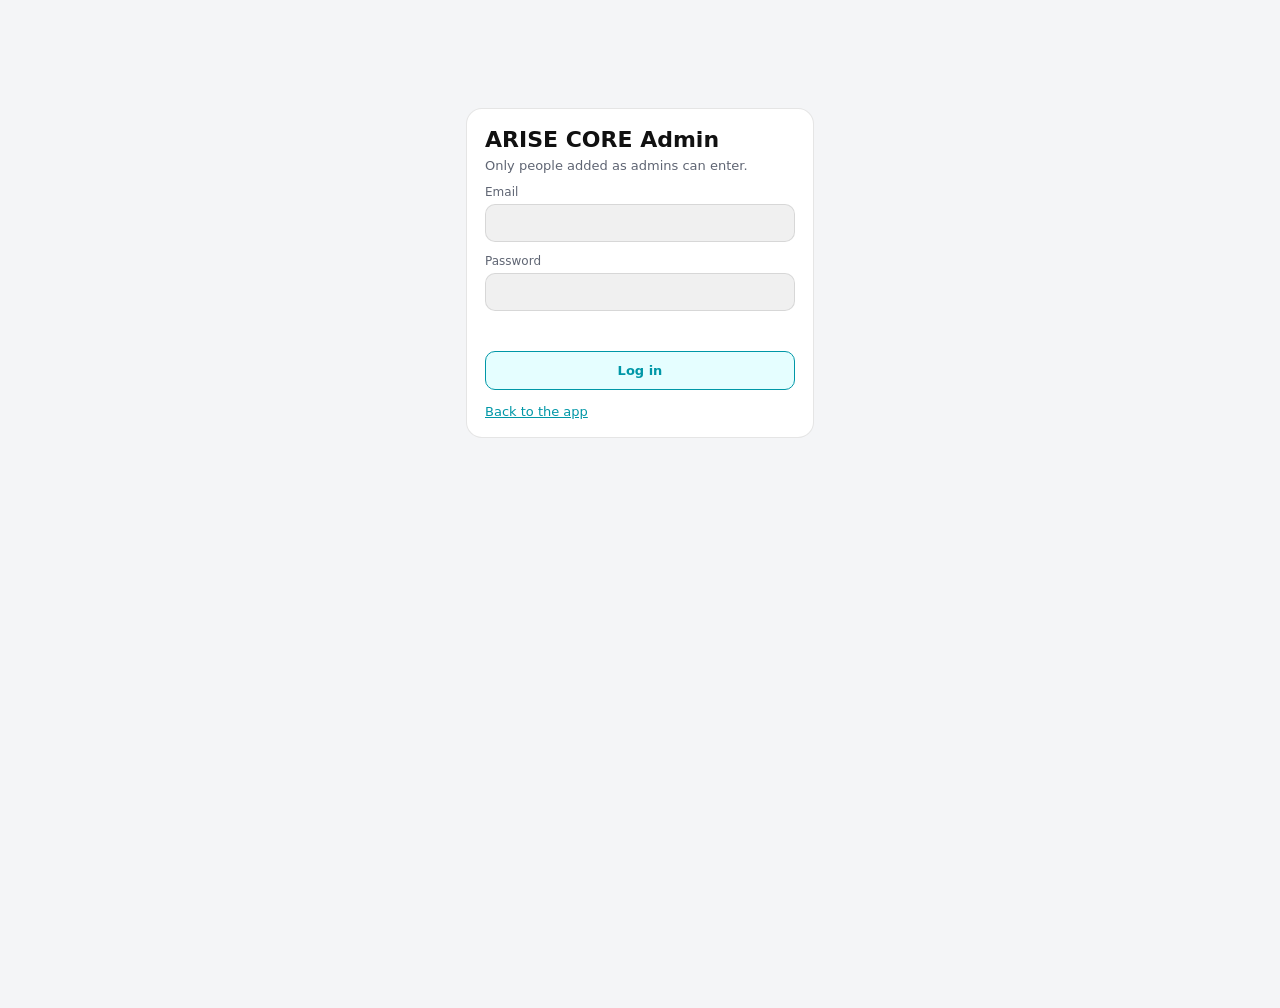
<file: admin.html>
<!DOCTYPE html>
<html lang="en">
<head>
<meta charset="UTF-8">
<meta name="viewport" content="width=device-width, initial-scale=1.0, viewport-fit=cover">
<meta http-equiv="Content-Security-Policy" content="default-src 'self'; script-src 'self' 'unsafe-inline'; style-src 'self' 'unsafe-inline'; img-src 'self' data: blob:; media-src 'self' data: blob:; font-src 'self' data:; connect-src 'self' https://*.supabase.co; manifest-src 'self'; worker-src 'self'; base-uri 'self'; form-action 'self'; object-src 'none'">
<meta name="robots" content="noindex, nofollow">
<meta name="theme-color" content="#000000">
<title>ARISE CORE Admin</title>
<style>
:root { color-scheme: dark; --bg:#07080b; --card:#12141a; --line:rgba(255,255,255,.09); --text:#fff; --muted:#9a9fac; --cyan:#00f0ff; --green:#00ff88; --yellow:#ffcc00; --red:#ff3366; --purple:#b026ff; }
@media (prefers-color-scheme: light) { :root:not([data-t="dark"]) { color-scheme: light; --bg:#f4f5f7; --card:#fff; --line:rgba(0,0,0,.1); --text:#111; --muted:#5f6573; --cyan:#0097a7; --green:#00805a; --yellow:#8a6500; --red:#d01c4a; --purple:#8e24aa; } }
* { box-sizing: border-box; margin: 0; padding: 0; font-family: system-ui, -apple-system, "Segoe UI", sans-serif; -webkit-tap-highlight-color: transparent; }
body { background: var(--bg); color: var(--text); min-height: 100vh; padding-top: env(safe-area-inset-top); }
button, input, select, textarea { font: inherit; color: inherit; }
h1 { font-size: 22px; } h2 { font-size: 18px; margin-bottom: 14px; } h3 { font-size: 15px; }
.muted { color: var(--muted); font-size: 13px; }
.btn { background: rgba(0,240,255,.1); color: var(--cyan); border: 1px solid var(--cyan); padding: 8px 14px; border-radius: 10px; cursor: pointer; font-weight: 600; font-size: 13px; }
.btn:hover { background: var(--cyan); color: #000; }
.btn.ghost { background: transparent; border-color: var(--line); color: var(--muted); }
.btn.danger { background: transparent; color: var(--red); border-color: var(--red); }
.btn.danger:hover { background: var(--red); color: #fff; }
.btn:disabled { opacity: .5; cursor: default; }
input, select, textarea { width: 100%; padding: 10px 12px; border-radius: 10px; background: rgba(128,128,128,.12); border: 1px solid var(--line); outline: none; font-size: 14px; }
input:focus, select:focus, textarea:focus { border-color: var(--cyan); }
label { display: block; font-size: 12px; color: var(--muted); margin: 12px 0 5px; }
.card { background: var(--card); border: 1px solid var(--line); border-radius: 16px; padding: 18px; margin-bottom: 16px; }
.top { display: flex; justify-content: space-between; align-items: center; gap: 12px; padding: 14px 20px; border-bottom: 1px solid var(--line); flex-wrap: wrap; }
.nav { display: flex; gap: 6px; padding: 12px 20px 0; overflow-x: auto; }
.nav button { background: transparent; border: 1px solid var(--line); color: var(--muted); padding: 8px 14px; border-radius: 10px; cursor: pointer; white-space: nowrap; font-size: 13px; font-weight: 600; }
.nav button.on { color: var(--cyan); border-color: var(--cyan); background: rgba(0,240,255,.1); }
main { padding: 16px 20px 60px; max-width: 1100px; margin: 0 auto; }
.grid { display: grid; grid-template-columns: repeat(auto-fit, minmax(150px, 1fr)); gap: 12px; margin-bottom: 16px; }
.stat { background: var(--card); border: 1px solid var(--line); border-radius: 14px; padding: 14px; }
.stat .l { font-size: 12px; color: var(--muted); } .stat .v { font-size: 26px; font-weight: 700; margin-top: 4px; }
.tablewrap { overflow-x: auto; }
table { width: 100%; border-collapse: collapse; font-size: 13px; min-width: 760px; }
th { text-align: left; color: var(--muted); font-weight: 600; padding: 8px 10px; border-bottom: 1px solid var(--line); white-space: nowrap; }
td { padding: 10px; border-bottom: 1px solid var(--line); vertical-align: middle; word-break: break-word; }
.tag { font-size: 11px; font-weight: 700; padding: 2px 8px; border-radius: 10px; border: 1px solid currentColor; white-space: nowrap; }
.row { display: flex; gap: 8px; flex-wrap: wrap; align-items: center; }
.bars { display: flex; align-items: flex-end; gap: 3px; height: 120px; }
.bars div { flex: 1; background: var(--cyan); border-radius: 3px 3px 0 0; min-height: 2px; opacity: .85; }
.overlay { position: fixed; inset: 0; background: rgba(0,0,0,.7); display: none; align-items: center; justify-content: center; z-index: 50; padding: 16px; }
.overlay.show { display: flex; }
.modal { background: var(--card); border: 1px solid var(--line); border-radius: 18px; padding: 22px; width: 100%; max-width: 440px; max-height: 90vh; overflow-y: auto; }
.toast { position: fixed; top: calc(14px + env(safe-area-inset-top)); left: 50%; transform: translateX(-50%); background: var(--card); border: 1px solid var(--cyan); padding: 10px 18px; border-radius: 30px; z-index: 99; font-size: 14px; max-width: 92vw; }
.toast.err { border-color: var(--red); color: var(--red); }
.checks { display: grid; grid-template-columns: repeat(auto-fill, minmax(110px, 1fr)); gap: 6px; }
.checks label { display: flex; align-items: center; gap: 6px; margin: 0; color: var(--text); font-size: 13px; }
.checks input { width: auto; }
#login { max-width: 380px; margin: 12vh auto 0; padding: 0 16px; }
.hidden { display: none !important; }
a { color: var(--cyan); }
</style>
</head>
<body>

<div id="login" class="hidden">
  <div class="card">
    <h1>ARISE CORE Admin</h1>
    <div class="muted" style="margin-top: 6px;">Only people added as admins can enter.</div>
    <label for="lEmail">Email</label><input type="email" id="lEmail" autocomplete="email">
    <label for="lPass">Password</label><input type="password" id="lPass" autocomplete="current-password" onkeydown="if (event.key === 'Enter') doLogin()">
    <div id="lMsg" class="muted" style="color: var(--red); min-height: 20px; margin: 10px 0;" aria-live="polite"></div>
    <button class="btn" style="width: 100%; padding: 11px;" onclick="doLogin()">Log in</button>
    <div class="muted" style="margin-top: 14px;"><a href="index.html">Back to the app</a></div>
  </div>
</div>

<div id="app" class="hidden">
  <div class="top"><div><h1>ARISE CORE Admin</h1><div class="muted" id="who"></div></div><div class="row"><a class="btn ghost" href="index.html" style="text-decoration: none;">Open app</a><button class="btn ghost" onclick="logout()">Log out</button></div></div>
  <div class="nav" id="nav"></div>
  <main id="view"></main>
</div>

<div class="overlay" id="ov" onclick="if (event.target === this) closeModal()"><div class="modal" id="modal"></div></div>
<div id="toastBox"></div>

<script src="config.js"></script>
<script>
const CFG = Object.assign({ url: '', key: '' }, window.ARISE_CORE_CONFIG || {});
const READY = /^(https:\/\/|http:\/\/localhost)/.test(CFG.url) && CFG.key.length > 20;
const $ = id => document.getElementById(id);
const esc = s => String(s == null ? '' : s).replace(/&/g, '&amp;').replace(/</g, '&lt;').replace(/>/g, '&gt;').replace(/"/g, '&quot;').replace(/'/g, '&#39;');
const THEME_IDS = ['dark', 'light', 'ocean', 'forest', 'sunset', 'royal', 'rose', 'cyber', 'gold', 'aurora', 'legend', 'vintage', 'system'];
let session = null, tab = 'dashboard', usersState = { q: '', page: 0, total: 0, rows: [] };
const PAGE = 25;

function toast(msg, bad) { const t = document.createElement('div'); t.className = 'toast' + (bad ? ' err' : ''); t.textContent = msg; $('toastBox').appendChild(t); setTimeout(() => t.remove(), 3500); }
function openModal(html) { $('modal').innerHTML = html; $('ov').classList.add('show'); }
function closeModal() { $('ov').classList.remove('show'); }
const fdate = d => d ? new Date(d).toLocaleDateString() : '-';
const fdt = d => d ? new Date(d).toLocaleString() : '-';
const ago = d => { if (!d) return 'never'; const s = (Date.now() - new Date(d)) / 1000; return s < 3600 ? Math.max(1, Math.round(s / 60)) + ' min ago' : s < 86400 ? Math.round(s / 3600) + ' h ago' : Math.round(s / 86400) + ' d ago'; };

// ---------- API (Supabase REST, no library) ----------
function save(s) { session = s; try { s ? localStorage.setItem('quantumAdminAuth', JSON.stringify(s)) : localStorage.removeItem('quantumAdminAuth'); } catch (e) {} }
function msgOf(status, data) {
  const raw = String((data && (data.msg || data.error_description || data.message || data.error)) || '').toLowerCase();
  if (raw.includes('invalid login')) return 'Wrong email or password.';
  if (raw.includes('not confirmed')) return 'Please confirm your email first.';
  if (status === 429) return 'Too many tries. Wait a minute.';
  if (raw.includes('not allowed') || (data && data.code === '42501')) return 'You are not allowed to do this.';
  if (status === 404 || raw.includes('could not find the function')) return 'The admin database part is not installed yet. Run 2_admin_setup.sql in the Supabase SQL Editor.';
  if (status === 401) return 'Your login expired. Please log in again.';
  if (status >= 500) return 'Server problem. Try again later.';
  return (data && data.message) ? String(data.message).slice(0, 140) : 'Something went wrong.';
}
async function api(path, o) {
  o = o || {};
  if (session && o.token === undefined && session.exp - Date.now() / 1000 < 60) await refresh();
  const tok = o.token === undefined ? (session && session.access) : o.token;
  const h = { apikey: CFG.key, 'Content-Type': 'application/json' };
  if (tok) h.Authorization = 'Bearer ' + tok; else if (CFG.key.startsWith('eyJ')) h.Authorization = 'Bearer ' + CFG.key;
  let res;
  try { res = await fetch(CFG.url + path, { method: o.method || 'GET', headers: h, cache: 'no-store', body: o.body !== undefined ? JSON.stringify(o.body) : undefined }); }
  catch (e) { throw { message: 'No internet connection.' }; }
  const txt = await res.text(); let data = null; try { data = txt ? JSON.parse(txt) : null; } catch (e) { data = txt; }
  if (res.status === 401 && o.token === undefined && session && !o.retried && await refresh()) return api(path, Object.assign({}, o, { retried: true }));
  if (!res.ok) throw { status: res.status, data, message: msgOf(res.status, data) };
  return data;
}
const rpc = (name, args) => api('/rest/v1/rpc/' + name, { method: 'POST', body: args || {} });
function setTokens(r) { save({ access: r.access_token, refresh: r.refresh_token || (session && session.refresh), exp: r.expires_at || Math.floor(Date.now() / 1000) + (r.expires_in || 3600), email: r.user ? r.user.email : (session && session.email) }); }
let refreshing = null;
function refresh() {
  if (refreshing) return refreshing;
  refreshing = (async () => {
    try { setTokens(await api('/auth/v1/token?grant_type=refresh_token', { method: 'POST', body: { refresh_token: session.refresh }, token: null })); return true; }
    catch (e) { if (e.status >= 400 && e.status < 500) { save(null); showLogin(); } return false; }
    finally { refreshing = null; }
  })();
  return refreshing;
}

// ---------- login ----------
function showLogin(msg) { $('app').classList.add('hidden'); $('login').classList.remove('hidden'); $('lMsg').textContent = msg || ''; }
async function doLogin() {
  const email = $('lEmail').value.trim().toLowerCase(), pass = $('lPass').value;
  if (!email || !pass) { $('lMsg').textContent = 'Enter email and password.'; return; }
  $('lMsg').textContent = 'Please wait...';
  try {
    setTokens(await api('/auth/v1/token?grant_type=password', { method: 'POST', body: { email, password: pass }, token: null }));
    $('lPass').value = ''; await enter();
  } catch (e) { $('lMsg').textContent = e.message; }
}
async function enter() {
  try {
    const ok = await rpc('is_admin');
    if (ok !== true) { await logout('This account is not an admin.'); return; }
  } catch (e) { await logout(e.message); return; }
  $('login').classList.add('hidden'); $('app').classList.remove('hidden'); $('who').textContent = 'Logged in as ' + (session.email || '');
  renderNav(); go('dashboard');
}
async function logout(msg) {
  if (session) { try { await api('/auth/v1/logout', { method: 'POST' }); } catch (e) {} }
  save(null); showLogin(typeof msg === 'string' ? msg : '');
}

// ---------- navigation ----------
const TABS = [['dashboard', 'Dashboard'], ['users', 'Users'], ['announcements', 'Announcements'], ['settings', 'App settings'], ['ads', 'Ads'], ['codes', 'Premium codes'], ['feedback', 'Feedback'], ['log', 'Audit log']];
function renderNav() { $('nav').innerHTML = TABS.map(([k, l]) => `<button class="${tab === k ? 'on' : ''}" onclick="go('${k}')">${l}</button>`).join(''); }
async function go(t) {
  tab = t; renderNav(); $('view').innerHTML = '<div class="muted">Loading...</div>';
  try { await ({ dashboard: vDashboard, users: vUsers, announcements: vAnn, settings: vSettings, ads: vAds, codes: vCodes, feedback: vFeedback, log: vLog }[t])(); }
  catch (e) { $('view').innerHTML = `<div class="card" style="color: var(--red);">${esc(e.message || 'Something went wrong.')}</div>`; }
}

// ---------- dashboard ----------
async function vDashboard() {
  const s = await rpc('admin_stats'), days = s.signups_by_day || [], max = Math.max(1, ...days.map(d => d.n));
  const st = [['Total users', s.total_users], ['New (7 days)', s.new_7d], ['New (30 days)', s.new_30d], ['Active (7 days)', s.active_7d], ['Active (30 days)', s.active_30d], ['Premium now', s.premium_active], ['Suspended', s.banned], ['With cloud backup', s.synced_users], ['New feedback', s.feedback_new]];
  $('view').innerHTML = `<div class="grid">${st.map(([l, v]) => `<div class="stat"><div class="l">${l}</div><div class="v">${Number(v) || 0}</div></div>`).join('')}</div>
    <div class="card"><h2>New sign-ups, last 30 days</h2><div class="bars">${days.map(d => `<div title="${esc(d.day)}: ${d.n}" style="height: ${Math.round(d.n / max * 100)}%"></div>`).join('')}</div><div class="muted" style="margin-top: 8px;">${esc((days[0] || {}).day || '')} to ${esc((days[days.length - 1] || {}).day || '')}</div></div>
    <div class="card"><h2>Money and ads</h2><div class="muted" style="line-height: 1.7;">Ad earnings (AdMob) and Google Play sales are not stored in this database. See them in the official dashboards:<br>
      <a href="https://admob.google.com" target="_blank" rel="noopener">AdMob</a> &middot; <a href="https://play.google.com/console" target="_blank" rel="noopener">Google Play Console</a> &middot; <a href="https://supabase.com/dashboard" target="_blank" rel="noopener">Supabase</a></div></div>`;
}

// ---------- users ----------
async function loadUsers() { const r = await rpc('admin_users', { q: usersState.q, lim: PAGE, off: usersState.page * PAGE }); usersState.total = r.total; usersState.rows = r.rows; }
async function vUsers() { await loadUsers(); drawUsers(true); }
function drawUsers(full) {
  const u = usersState, pages = Math.max(1, Math.ceil(u.total / PAGE));
  const rows = u.rows.map((r, i) => `<tr>
    <td>${esc(r.email)}${r.phone ? `<div class="muted">${esc(r.phone)}</div>` : ''}${r.note ? `<div class="muted">${esc(r.note)}</div>` : ''}</td><td>${fdate(r.created_at)}</td><td>${ago(r.last_seen)}</td>
    <td>${r.plan === 'premium' ? `<span class="tag" style="color: var(--yellow);">PREMIUM</span><div class="muted">until ${fdate(r.premium_until)}</div>` : '<span class="muted">Free</span>'}</td>
    <td>${Number(r.habits) || 0} / ${Number(r.xp) || 0}</td><td>${r.banned ? '<span class="tag" style="color: var(--red);">SUSPENDED</span>' : '<span class="tag" style="color: var(--green);">OK</span>'}</td>
    <td><div class="row"><button class="btn" onclick="premiumModal(${i})">Premium</button><button class="btn ${r.banned ? '' : 'danger'}" onclick="toggleBan(${i})">${r.banned ? 'Unsuspend' : 'Suspend'}</button><button class="btn ghost" onclick="noteModal(${i})">Note</button></div></td></tr>`).join('');
  const table = `<div class="tablewrap"><table><thead><tr><th>Email</th><th>Joined</th><th>Last seen</th><th>Plan</th><th>Habits / XP</th><th>Status</th><th></th></tr></thead><tbody>${rows || '<tr><td colspan="7" class="muted">No users found.</td></tr>'}</tbody></table></div>
    <div class="row" style="margin-top: 12px; justify-content: space-between;"><span class="muted">${u.total} user${u.total === 1 ? '' : 's'} - page ${u.page + 1} of ${pages}</span><div class="row"><button class="btn ghost" ${u.page === 0 ? 'disabled' : ''} onclick="usersPage(-1)">Previous</button><button class="btn ghost" ${u.page + 1 >= pages ? 'disabled' : ''} onclick="usersPage(1)">Next</button></div></div>`;
  if (full) {
    $('view').innerHTML = `<div class="card"><div class="row" style="justify-content: space-between; margin-bottom: 12px;"><h2 style="margin: 0;">Users</h2><button class="btn" onclick="exportUsers()">Export CSV</button></div>
      <div class="row" style="margin-bottom: 14px;"><input id="uq" placeholder="Search by email" value="${esc(u.q)}" style="max-width: 320px;" onkeydown="if (event.key === 'Enter') usersSearch()"><button class="btn" onclick="usersSearch()">Search</button></div><div id="utable">${table}</div></div>`;
  } else $('utable').innerHTML = table;
}
async function usersSearch() { usersState.q = $('uq').value.trim(); usersState.page = 0; await loadUsers(); drawUsers(false); }
async function usersPage(d) { usersState.page = Math.max(0, usersState.page + d); await loadUsers(); drawUsers(false); }
const U = i => usersState.rows[i];
function premiumModal(i) {
  const r = U(i);
  openModal(`<h2>Premium for ${esc(r.email)}</h2><div class="muted" style="margin-bottom: 12px;">Now: ${r.plan === 'premium' ? 'Premium until ' + fdate(r.premium_until) : 'Free'}</div>
    <div class="row"><button class="btn" onclick="givePremium(${i}, 30)">+30 days</button><button class="btn" onclick="givePremium(${i}, 90)">+90 days</button><button class="btn" onclick="givePremium(${i}, 365)">+1 year</button></div>
    <label for="pDate">Or choose an end date</label><input type="date" id="pDate"><div class="row" style="margin-top: 14px;"><button class="btn" onclick="setPremiumDate(${i})">Set date</button><button class="btn danger" onclick="removePremium(${i})">Remove premium</button><button class="btn ghost" onclick="closeModal()">Cancel</button></div>`);
}
async function setPremium(i, until, okMsg) {
  try { await rpc('admin_set_premium', { target: U(i).user_id, until }); closeModal(); toast(okMsg); await loadUsers(); drawUsers(false); } catch (e) { toast(e.message, true); }
}
function givePremium(i, days) { const r = U(i), base = r.premium_until && new Date(r.premium_until) > new Date() ? new Date(r.premium_until) : new Date(); base.setDate(base.getDate() + days); return setPremium(i, base.toISOString(), 'Premium updated'); }
function setPremiumDate(i) { const v = $('pDate').value; if (!v) return toast('Pick a date first.', true); return setPremium(i, new Date(v + 'T23:59:59Z').toISOString(), 'Premium updated'); }
function removePremium(i) { return setPremium(i, null, 'Premium removed'); }
async function toggleBan(i) {
  const r = U(i), flag = !r.banned;
  if (flag && !confirm('Suspend ' + r.email + '? They can still use the app on their device, but cloud backup stops.')) return;
  try { await rpc('admin_set_banned', { target: r.user_id, flag }); toast(flag ? 'User suspended' : 'User unsuspended'); await loadUsers(); drawUsers(false); } catch (e) { toast(e.message, true); }
}
function noteModal(i) { const r = U(i); openModal(`<h2>Note for ${esc(r.email)}</h2><label for="nTxt">Private note (only admins see it)</label><textarea id="nTxt" rows="3" maxlength="500">${esc(r.note || '')}</textarea><div class="row" style="margin-top: 14px;"><button class="btn" onclick="saveNote(${i})">Save</button><button class="btn ghost" onclick="closeModal()">Cancel</button></div>`); }
async function saveNote(i) { try { await rpc('admin_set_note', { target: U(i).user_id, txt: $('nTxt').value }); closeModal(); toast('Note saved'); await loadUsers(); drawUsers(false); } catch (e) { toast(e.message, true); } }
const csvCell = v => { let s = String(v == null ? '' : v); if (/^[=+\-@\t\r]/.test(s)) s = "'" + s; return '"' + s.replace(/"/g, '""') + '"'; };
async function exportUsers() {
  try {
    let off = 0, all = [], total = 1;
    while (off < total && off < 20000) { const r = await rpc('admin_users', { q: usersState.q, lim: 1000, off }); total = r.total; all = all.concat(r.rows); if (!r.rows.length) break; off += 1000; }
    const head = ['email', 'joined', 'last_seen', 'plan', 'premium_until', 'suspended', 'habits', 'xp', 'last_backup'];
    const lines = [head.join(',')].concat(all.map(r => [r.email, r.created_at, r.last_seen, r.plan, r.premium_until, r.banned, r.habits, r.xp, r.synced_at].map(csvCell).join(',')));
    const a = document.createElement('a'); a.href = URL.createObjectURL(new Blob([lines.join('\n')], { type: 'text/csv' })); a.download = 'arise-core-users-' + new Date().toISOString().slice(0, 10) + '.csv';
    document.body.appendChild(a); a.click(); a.remove(); setTimeout(() => URL.revokeObjectURL(a.href), 1000); toast('Exported ' + all.length + ' users');
  } catch (e) { toast(e.message, true); }
}

// ---------- announcements ----------
let annCache = [];
async function vAnn() {
  annCache = await rpc('admin_announcements');
  const rows = annCache.map((a, i) => `<tr><td><b>${esc(a.title)}</b><div class="muted">${esc(a.body)}</div></td><td>${a.active ? '<span class="tag" style="color: var(--green);">ACTIVE</span>' : '<span class="tag muted">OFF</span>'}</td><td>${a.expires_at ? fdate(a.expires_at) : 'No end'}</td><td><div class="row"><button class="btn" onclick="annModal(${i})">Edit</button><button class="btn danger" onclick="annDelete(${i})">Delete</button></div></td></tr>`).join('');
  $('view').innerHTML = `<div class="card"><div class="row" style="justify-content: space-between; margin-bottom: 12px;"><h2 style="margin: 0;">Announcements</h2><button class="btn" onclick="annModal(-1)">New announcement</button></div><div class="muted" style="margin-bottom: 10px;">Active announcements appear on every user's home screen until they dismiss them.</div><div class="tablewrap"><table><thead><tr><th>Message</th><th>Status</th><th>Ends</th><th></th></tr></thead><tbody>${rows || '<tr><td colspan="4" class="muted">No announcements yet.</td></tr>'}</tbody></table></div></div>`;
}
function annModal(i) {
  const a = i >= 0 ? annCache[i] : { title: '', body: '', active: true, expires_at: null };
  openModal(`<h2>${i >= 0 ? 'Edit' : 'New'} announcement</h2><label for="aT">Title</label><input id="aT" maxlength="120" value="${esc(a.title)}"><label for="aB">Message</label><textarea id="aB" rows="3" maxlength="1000">${esc(a.body)}</textarea>
    <label for="aE">Ends on (optional)</label><input type="date" id="aE" value="${a.expires_at ? esc(String(a.expires_at).slice(0, 10)) : ''}">
    <label style="display: flex; gap: 8px; align-items: center; color: var(--text);"><input type="checkbox" id="aA" style="width: auto;" ${a.active ? 'checked' : ''}> Show to users</label>
    <div class="row" style="margin-top: 14px;"><button class="btn" onclick="annSave(${i})">Save</button><button class="btn ghost" onclick="closeModal()">Cancel</button></div>`);
}
async function annSave(i) {
  const t = $('aT').value.trim(); if (!t) return toast('Write a title.', true);
  const e = $('aE').value;
  try { await rpc('admin_save_announcement', { a_id: i >= 0 ? annCache[i].id : null, a_title: t, a_body: $('aB').value.trim(), a_active: $('aA').checked, a_expires: e ? new Date(e + 'T23:59:59Z').toISOString() : null }); closeModal(); toast('Saved'); vAnn(); } catch (er) { toast(er.message, true); }
}
async function annDelete(i) { if (!confirm('Delete this announcement?')) return; try { await rpc('admin_delete_announcement', { a_id: annCache[i].id }); toast('Deleted'); vAnn(); } catch (e) { toast(e.message, true); } }

// ---------- app settings ----------
async function vSettings() {
  const s = await rpc('admin_get_settings'), m = s.maintenance || {}, locked = Array.isArray(s.premium_themes) ? s.premium_themes : [];
  $('view').innerHTML = `<div class="card"><h2>App settings</h2>
    <label style="display: flex; gap: 8px; align-items: center; color: var(--text);"><input type="checkbox" id="sM" style="width: auto;" ${m.on ? 'checked' : ''}> Maintenance notice (shows a banner to everyone)</label>
    <label for="sMm">Maintenance message</label><input id="sMm" maxlength="200" value="${esc(m.message || '')}">
    <label style="display: flex; gap: 8px; align-items: center; color: var(--text);"><input type="checkbox" id="sAd" style="width: auto;" ${s.ads_enabled === false ? '' : 'checked'}> Ads allowed for free users (used by the Android app)</label>
    <label>Premium-only themes (everyone else sees an upgrade message; none ticked = all themes free)</label><div class="checks">${THEME_IDS.map(t => `<label><input type="checkbox" class="pt" value="${t}" ${locked.includes(t) ? 'checked' : ''}> ${t}</label>`).join('')}</div>
    <label for="sU">Text shown on the "Go Premium" screen</label><textarea id="sU" rows="3" maxlength="400">${esc(typeof s.upgrade_text === 'string' ? s.upgrade_text : '')}</textarea>
    <label for="sE">Support email shown to users</label><input id="sE" type="email" maxlength="120" value="${esc(typeof s.support_email === 'string' ? s.support_email : '')}">
    <div class="row" style="margin-top: 16px;"><button class="btn" onclick="saveSettings()">Save settings</button></div></div>`;
}
async function saveSettings() {
  const themes = [...document.querySelectorAll('.pt:checked')].map(x => x.value);
  try {
    await rpc('admin_set_setting', { k: 'maintenance', v: { on: $('sM').checked, message: $('sMm').value.trim() } });
    await rpc('admin_set_setting', { k: 'ads_enabled', v: $('sAd').checked });
    await rpc('admin_set_setting', { k: 'premium_themes', v: themes });
    await rpc('admin_set_setting', { k: 'upgrade_text', v: $('sU').value.trim() });
    await rpc('admin_set_setting', { k: 'support_email', v: $('sE').value.trim() });
    toast('Settings saved. Users see them the next time the app opens.');
  } catch (e) { toast(e.message, true); }
}

// ---------- ads ----------
// kind: frame = ad code shown in a safe frame, link = a "Support us" link card (smartlink / offer link), script = code that runs on the whole page (Social Bar, Popunder, Push)
const AD_GROUPS = ['Banners', 'Inside pages', 'Rewarded (users earn XP)', 'Pop-ups', 'Links and page scripts'];
const AD_SLOTS = [
  { g: 0, k: 'nav_banner', t: 'Navigation banner', d: 'A small banner fixed just above the bottom navigation bar. Shown on every page.', kind: 'frame', h: 60, f: [] },
  { g: 0, k: 'home_banner', t: 'Dashboard banner', d: 'A banner on the Dashboard, under the greeting.', kind: 'frame', h: 100, f: [] },
  { g: 0, k: 'page_top', t: 'Top of every page', d: 'A banner under the title of every page (except the Dashboard).', kind: 'frame', h: 60, f: [] },
  { g: 0, k: 'page_bottom', t: 'Bottom of every page', d: 'A banner at the end of every page, including the Dashboard.', kind: 'frame', h: 100, f: [] },
  { g: 0, k: 'sidebar', t: 'Side bar banner (computer screens)', d: 'A banner in the left side bar. Only shown when the app is opened on a computer or a wide screen.', kind: 'frame', h: 250, f: [] },
  { g: 1, k: 'feed', t: 'In-feed ad (between sections)', d: 'A bigger ad between the sections of every page (except the Dashboard). Good for 300x250 ads and native ads.', kind: 'frame', h: 250, f: [] },
  { g: 2, k: 'rewards', t: 'Rewards ad (Dashboard)', d: 'A "Free XP" card on the Dashboard. The user watches the ad, waits, then claims the XP.', kind: 'frame', h: 250, f: ['seconds', 'xp', 'daily'] },
  { g: 2, k: 'rewards_bonus', t: 'Bonus rewards ad (Achievements page)', d: 'A second "Free XP" card on the Achievements page. It has its own daily limit, so users can earn more.', kind: 'frame', h: 250, f: ['seconds', 'xp', 'daily'], def: { xp: 100 } },
  { g: 3, k: 'app_open', t: 'App-open ad', d: 'A full-screen ad shown once each time the app is opened (after login).', kind: 'frame', h: 250, f: ['seconds'], def: { seconds: 5 } },
  { g: 3, k: 'interstitial', t: 'Full-screen ad (between pages)', d: 'A pop-up ad shown after the user has opened several pages. It can be closed after a few seconds.', kind: 'frame', h: 250, f: ['seconds', 'every'], def: { seconds: 5 } },
  { g: 3, k: 'complete_ad', t: 'Pop-up after completing habits or tasks', d: 'A pop-up ad shown after the user has completed several habits or tasks (right after they feel good).', kind: 'frame', h: 250, f: ['seconds', 'every'], def: { seconds: 5, every: 5 } },
  { g: 4, k: 'support_link', t: '"Support us" link (smartlink / direct link)', d: 'A card on the Dashboard, More and Settings pages with a button that opens your link (Adsterra Smartlink, Monetag direct link, offerwall, affiliate link). You earn when users tap it.', kind: 'link' },
  { g: 4, k: 'page_script', t: 'Page script (Social Bar, Popunder, Push notifications)', d: 'Code that must run on the whole page, such as an Adsterra Social Bar, a Popunder or a Push notification script. Paste only the script from a network you trust: it runs inside the app page.', kind: 'script' }
];
const AD_F = { seconds: ['Wait time (seconds)', 15, 3, 60], xp: ['XP reward', 50, 1, 1000], daily: ['Rewards per day', 5, 1, 100], every: ['Show after N times', 8, 2, 100] };
function adFields(S) { return [['height', 'Height (px)', S.h, 30, 600]].concat(S.f.map(f => [f, AD_F[f][0], (S.def && S.def[f]) || AD_F[f][1], AD_F[f][2], AD_F[f][3]])); }
async function vAds() {
  const s = await rpc('admin_get_settings'), all = (s.ad_slots && typeof s.ad_slots === 'object') ? s.ad_slots : {};
  $('view').innerHTML = `<div class="card"><h2>Ads</h2><div class="muted" style="line-height: 1.7;">Every place where the app can earn money has its own box. Paste the code from your ad network (Adsterra, Monetag, PropellerAds, an HTML banner...), turn it ON and press Save. Users see it the next time the app opens or within a few minutes.<br>
    The switch <b>Ads allowed for free users</b> in App settings is the master switch: when it is off, no ad is shown. Premium users never see banners, pop-ups or links.<br>
    Use <b>Preview</b> first. Some networks (for example Google AdSense) may refuse to show inside the app; Google AdMob is only for the Android app (config.js).<br>
    Tip: do not turn on every place at once. Too many ads make users leave. Start with the banner, the rewards ad and one pop-up.</div></div>`
    + AD_GROUPS.map((g, gi) => `<h2 style="margin: 22px 0 8px; font-size: 15px; color: var(--cyan);">${g}</h2>` + AD_SLOTS.filter(S => S.g === gi).map(S => adCard(S, all[S.k] || {})).join('')).join('');
}
function adStatus(S, v) {
  const live = v.on && (S.kind === 'link' ? /^https:\/\//i.test(v.url || '') : String(v.code || '').trim());
  return `<span style="font-size: 12px; font-weight: 700; color: ${live ? 'var(--cyan)' : 'var(--muted)'};">${live ? 'LIVE' : (v.on ? 'ON, but empty' : 'OFF')}</span>`;
}
function adCard(S, v) {
  const head = `<div class="row" style="justify-content: space-between; margin-bottom: 6px;"><h2 style="margin: 0;">${S.t}</h2>${adStatus(S, v)}</div><div class="muted" style="margin-bottom: 10px;">${S.d}</div>
    <label style="display: flex; gap: 8px; align-items: center; color: var(--text);"><input type="checkbox" id="ad_${S.k}_on" style="width: auto;" ${v.on ? 'checked' : ''}> Turn this ON</label>`;
  if (S.kind === 'link') return `<div class="card">${head}
    <label for="ad_${S.k}_url">Link (must start with https://)</label><input id="ad_${S.k}_url" maxlength="1000" placeholder="https://..." value="${esc(v.url || '')}">
    <label for="ad_${S.k}_label">Card title</label><input id="ad_${S.k}_label" maxlength="60" placeholder="Support ARISE CORE" value="${esc(v.label || '')}">
    <label for="ad_${S.k}_text">Small text under the title</label><input id="ad_${S.k}_text" maxlength="120" placeholder="Tap to see today's offer" value="${esc(v.text || '')}">
    <div class="row" style="margin-top: 14px;"><button class="btn" onclick="adSave('${S.k}')">Save</button><button class="btn ghost" onclick="adPreview('${S.k}')">Test link</button></div></div>`;
  if (S.kind === 'script') return `<div class="card">${head}
    <label for="ad_${S.k}_code">Script (paste here)</label><textarea id="ad_${S.k}_code" rows="5" spellcheck="false" style="font-family: monospace; font-size: 12px;" placeholder="Paste the Social Bar / Popunder / Push script here">${esc(v.code || '')}</textarea>
    <div class="muted" style="margin-top: 8px;">Runs once when the app opens, only for free users. It can open pop-ups, so test it on your own phone first. Changes apply the next time the app is opened.</div>
    <div class="row" style="margin-top: 14px;"><button class="btn" onclick="adSave('${S.k}')">Save</button></div></div>`;
  const fields = adFields(S).map(([f, l, def, mn, mx]) => `<div><label for="ad_${S.k}_${f}">${l}</label><input type="number" id="ad_${S.k}_${f}" min="${mn}" max="${mx}" value="${Number(v[f]) || def}"></div>`).join('');
  return `<div class="card">${head}
    <label for="ad_${S.k}_code">Ad code (paste here)</label><textarea id="ad_${S.k}_code" rows="5" spellcheck="false" style="font-family: monospace; font-size: 12px;" placeholder="Paste the code from your ad network here">${esc(v.code || '')}</textarea>
    <div class="grid" style="grid-template-columns: repeat(auto-fit, minmax(130px, 1fr)); margin: 10px 0 0;">${fields}</div>
    <label style="display: flex; gap: 8px; align-items: center; color: var(--text); margin-top: 12px;"><input type="checkbox" id="ad_${S.k}_trust" style="width: auto;" ${v.trusted ? 'checked' : ''}> Let this ad access the app page (only if your ad network needs it and you trust it)</label>
    <div class="row" style="margin-top: 14px;"><button class="btn" onclick="adSave('${S.k}')">Save</button><button class="btn ghost" onclick="adPreview('${S.k}')">Preview</button></div></div>`;
}
function adRead(S) {
  const o = { on: $('ad_' + S.k + '_on').checked };
  if (S.kind === 'link') { o.url = $('ad_' + S.k + '_url').value.trim(); o.label = $('ad_' + S.k + '_label').value.trim(); o.text = $('ad_' + S.k + '_text').value.trim(); return o; }
  o.code = $('ad_' + S.k + '_code').value.trim();
  if (S.kind === 'script') return o;
  o.trusted = $('ad_' + S.k + '_trust').checked;
  adFields(S).forEach(([f, l, def, mn, mx]) => { o[f] = Math.min(mx, Math.max(mn, parseInt($('ad_' + S.k + '_' + f).value, 10) || def)); });
  return o;
}
async function adSave(k) {
  const S = AD_SLOTS.find(x => x.k === k), o = adRead(S);
  if (S.kind === 'link') { if (o.on && !/^https:\/\//i.test(o.url)) return toast('The link must start with https://', true); }
  else { if ((o.code || '').length > 20000) return toast('The code is too long (max 20000 characters).', true); if (o.on && !o.code) return toast('Paste the code first, or turn it off.', true); }
  try {
    const s = await rpc('admin_get_settings'), all = (s.ad_slots && typeof s.ad_slots === 'object') ? s.ad_slots : {};
    all[k] = o;
    await rpc('admin_set_setting', { k: 'ad_slots', v: all });
    toast(S.t + ' saved.'); vAds();
  } catch (e) { toast(e.message, true); }
}
function adPreview(k) {
  const S = AD_SLOTS.find(x => x.k === k), o = adRead(S);
  if (S.kind === 'link') { if (!/^https:\/\//i.test(o.url)) return toast('The link must start with https://', true); window.open(o.url, '_blank', 'noopener'); return; }
  if (!o.code) return toast('Paste the ad code first.', true);
  openModal(`<h2>Preview: ${S.t}</h2><div class="muted" style="margin-bottom: 8px;">This is how the ad looks inside the app (${o.height}px high). If it stays empty, your ad network may not allow this place or needs the app-page option.</div><iframe id="adPrev" style="width: 100%; height: ${o.height}px; border: 1px solid var(--line); border-radius: 10px; background: #fff;" referrerpolicy="no-referrer"></iframe><div class="row" style="margin-top: 12px;"><button class="btn ghost" onclick="closeModal()">Close</button></div>`);
  const f = $('adPrev');
  f.setAttribute('sandbox', 'allow-scripts allow-popups allow-popups-to-escape-sandbox' + (o.trusted ? ' allow-same-origin' : ''));
  f.srcdoc = '<!doctype html><html><head><meta name="viewport" content="width=device-width,initial-scale=1"><style>html,body{margin:0;display:flex;justify-content:center;align-items:center;min-height:100%}</style></head><body>' + o.code + '</body></html>';
}

// ---------- premium codes ----------
let codeCache = [];
async function vCodes() {
  codeCache = await rpc('admin_codes', { lim: 200 });
  const rows = codeCache.map((c, i) => `<tr><td><code style="font-size: 14px; letter-spacing: 1px;">${esc(c.code)}</code></td><td>${Number(c.days)} days</td><td>${Number(c.used_count)} / ${Number(c.max_uses)}</td><td>${c.expires_at ? fdate(c.expires_at) : 'No end'}</td><td class="muted">${esc(c.note || '')}</td><td><button class="btn danger" onclick="codeDelete(${i})">Delete</button></td></tr>`).join('');
  $('view').innerHTML = `<div class="card"><h2>Create Premium codes</h2><div class="muted" style="margin-bottom: 8px;">Give or sell a code. The user enters it in the app (Settings, or the Go Premium screen) and gets Premium for that many days.</div>
    <div class="grid" style="grid-template-columns: repeat(auto-fit, minmax(130px, 1fr)); margin: 0;">
      <div><label for="cN">How many codes</label><input type="number" id="cN" min="1" max="200" value="5"></div>
      <div><label for="cD">Days of Premium</label><input type="number" id="cD" min="1" max="3650" value="30"></div>
      <div><label for="cM">Uses per code</label><input type="number" id="cM" min="1" max="10000" value="1"></div>
      <div><label for="cE">Code ends on (optional)</label><input type="date" id="cE"></div></div>
    <label for="cT">Note for yourself (optional)</label><input id="cT" maxlength="200" placeholder="e.g. Diwali offer, sold on WhatsApp"><div class="row" style="margin-top: 14px;"><button class="btn" onclick="codesCreate()">Create codes</button></div></div>
    <div class="card"><h2>Your codes</h2><div class="tablewrap"><table><thead><tr><th>Code</th><th>Gives</th><th>Used</th><th>Ends</th><th>Note</th><th></th></tr></thead><tbody>${rows || '<tr><td colspan="6" class="muted">No codes yet.</td></tr>'}</tbody></table></div></div>`;
}
async function codesCreate() {
  const n = parseInt($('cN').value, 10), d = parseInt($('cD').value, 10), m = parseInt($('cM').value, 10), e = $('cE').value;
  if (!(n >= 1 && n <= 200 && d >= 1 && d <= 3650 && m >= 1)) return toast('Check the numbers.', true);
  try {
    const made = await rpc('admin_create_codes', { n, d, m, ex: e ? new Date(e + 'T23:59:59Z').toISOString() : null, nt: $('cT').value.trim() });
    openModal(`<h2>${made.length} code${made.length === 1 ? '' : 's'} created</h2><div class="muted" style="margin-bottom: 8px;">Copy them now. Each gives ${d} days of Premium.</div><textarea id="cOut" rows="8" readonly style="font-family: monospace;">${esc(made.join('\n'))}</textarea><div class="row" style="margin-top: 14px;"><button class="btn" onclick="copyCodes()">Copy</button><button class="btn ghost" onclick="closeModal(); vCodes()">Close</button></div>`);
  } catch (er) { toast(er.message, true); }
}
function copyCodes() { const t = $('cOut'); t.select(); try { navigator.clipboard.writeText(t.value).then(() => toast('Copied')); } catch (e) { document.execCommand('copy'); toast('Copied'); } }
async function codeDelete(i) { if (!confirm('Delete code ' + codeCache[i].code + '?')) return; try { await rpc('admin_delete_code', { c: codeCache[i].code }); toast('Deleted'); vCodes(); } catch (e) { toast(e.message, true); } }

// ---------- feedback + audit log ----------
async function vFeedback() {
  const list = await rpc('admin_feedback', { lim: 100 });
  const rows = list.map((f, i) => `<tr><td>${fdt(f.created_at)}</td><td>${esc(f.email || 'deleted user')}</td><td><span class="tag">${esc(f.kind)}</span></td><td style="white-space: pre-wrap;">${esc(f.message)}</td><td>${f.status === 'new' ? `<button class="btn" onclick="fbDone('${esc(f.id)}')">Mark done</button>` : '<span class="muted">done</span>'}</td></tr>`).join('');
  $('view').innerHTML = `<div class="card"><h2>User feedback</h2><div class="tablewrap"><table><thead><tr><th>When</th><th>From</th><th>Type</th><th>Message</th><th></th></tr></thead><tbody>${rows || '<tr><td colspan="5" class="muted">No feedback yet.</td></tr>'}</tbody></table></div></div>`;
}
async function fbDone(id) { try { await rpc('admin_feedback_status', { f_id: id, new_status: 'done' }); vFeedback(); } catch (e) { toast(e.message, true); } }
async function vLog() {
  const list = await rpc('admin_log_list', { lim: 100 });
  const rows = list.map(l => `<tr><td>${fdt(l.created_at)}</td><td>${esc(l.admin_email || '-')}</td><td><span class="tag">${esc(l.action)}</span></td><td>${esc(l.target_email || '')}</td><td class="muted">${esc(l.detail ? JSON.stringify(l.detail) : '')}</td></tr>`).join('');
  $('view').innerHTML = `<div class="card"><h2>Audit log (what admins changed)</h2><div class="tablewrap"><table><thead><tr><th>When</th><th>Admin</th><th>Action</th><th>User</th><th>Details</th></tr></thead><tbody>${rows || '<tr><td colspan="5" class="muted">Nothing yet.</td></tr>'}</tbody></table></div></div>`;
}

// ---------- start ----------
(async function () {
  if (!READY) { showLogin('Not set up yet: fill in config.js with your Supabase URL and key.'); return; }
  try { session = JSON.parse(localStorage.getItem('quantumAdminAuth') || 'null'); } catch (e) { session = null; }
  if (session && session.access) await enter(); else showLogin();
})();
</script>
</body>
</html>
</file>
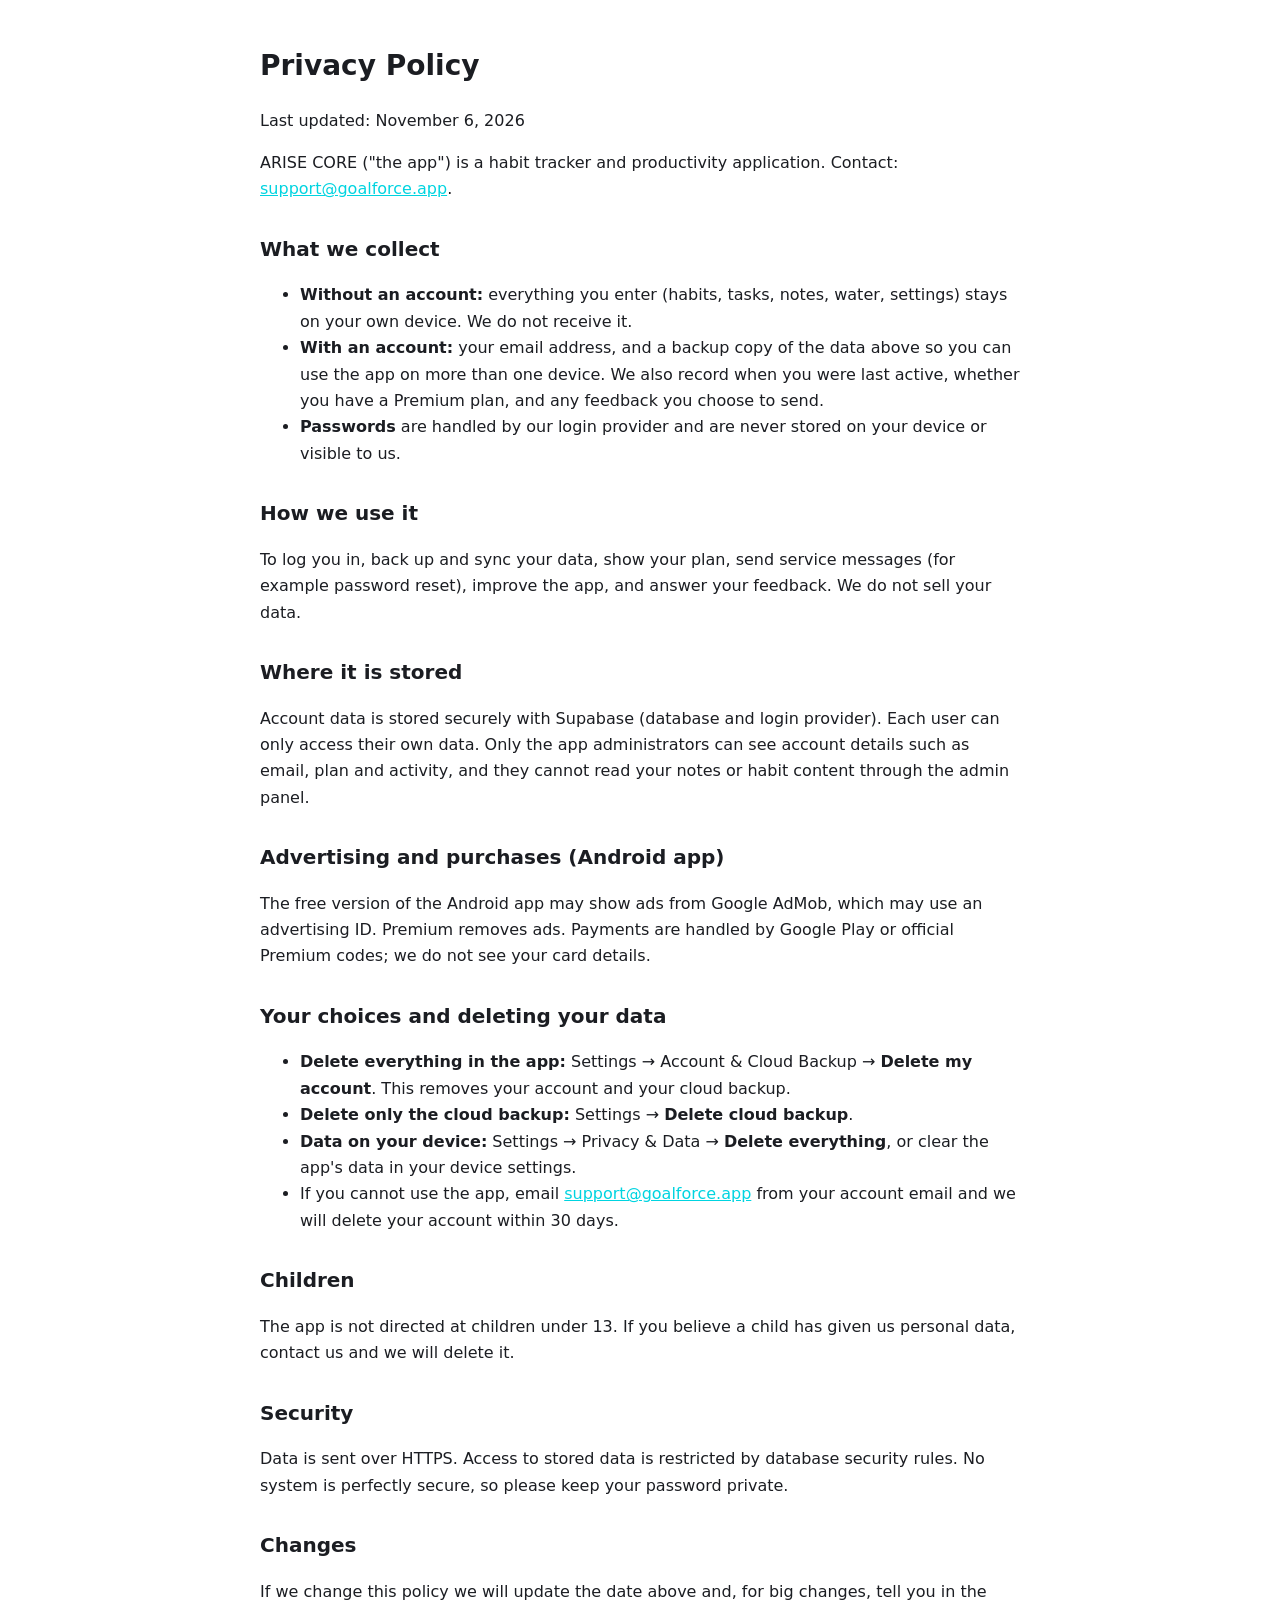
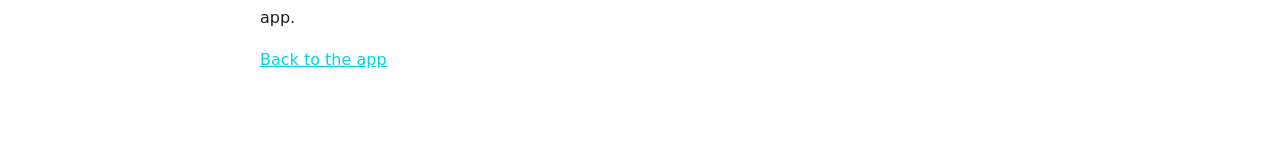
<file: privacy.html>
<!DOCTYPE html>
<html lang="en"><head><meta charset="UTF-8"><meta name="viewport" content="width=device-width, initial-scale=1.0, viewport-fit=cover">
<title>Privacy Policy - ARISE CORE</title>
<style>
:root{color-scheme:dark light}body{font-family:system-ui,-apple-system,"Segoe UI",sans-serif;max-width:760px;margin:0 auto;padding:24px 18px 60px;line-height:1.65;background:#0b0c10;color:#e9eaee}
@media(prefers-color-scheme:light){body{background:#fff;color:#1b1d22}a{color:#006d7a}}a{color:#00d4e0}h1{font-size:28px}h2{margin-top:30px;font-size:20px}
</style></head><body>
<h1>Privacy Policy</h1>
<p>Last updated: November 6, 2026</p>
<p>ARISE CORE ("the app") is a habit tracker and productivity application. Contact: <a href="mailto:support@goalforce.app">support@goalforce.app</a>.</p>

<h2>What we collect</h2>
<ul>
<li><b>Without an account:</b> everything you enter (habits, tasks, notes, water, settings) stays on your own device. We do not receive it.</li>
<li><b>With an account:</b> your email address, and a backup copy of the data above so you can use the app on more than one device. We also record when you were last active, whether you have a Premium plan, and any feedback you choose to send.</li>
<li><b>Passwords</b> are handled by our login provider and are never stored on your device or visible to us.</li>
</ul>

<h2>How we use it</h2>
<p>To log you in, back up and sync your data, show your plan, send service messages (for example password reset), improve the app, and answer your feedback. We do not sell your data.</p>

<h2>Where it is stored</h2>
<p>Account data is stored securely with Supabase (database and login provider). Each user can only access their own data. Only the app administrators can see account details such as email, plan and activity, and they cannot read your notes or habit content through the admin panel.</p>

<h2>Advertising and purchases (Android app)</h2>
<p>The free version of the Android app may show ads from Google AdMob, which may use an advertising ID. Premium removes ads. Payments are handled by Google Play or official Premium codes; we do not see your card details.</p>

<h2 id="delete">Your choices and deleting your data</h2>
<ul>
<li><b>Delete everything in the app:</b> Settings &rarr; Account &amp; Cloud Backup &rarr; <b>Delete my account</b>. This removes your account and your cloud backup.</li>
<li><b>Delete only the cloud backup:</b> Settings &rarr; <b>Delete cloud backup</b>.</li>
<li><b>Data on your device:</b> Settings &rarr; Privacy &amp; Data &rarr; <b>Delete everything</b>, or clear the app's data in your device settings.</li>
<li>If you cannot use the app, email <a href="mailto:support@goalforce.app">support@goalforce.app</a> from your account email and we will delete your account within 30 days.</li>
</ul>

<h2>Children</h2>
<p>The app is not directed at children under 13. If you believe a child has given us personal data, contact us and we will delete it.</p>

<h2>Security</h2>
<p>Data is sent over HTTPS. Access to stored data is restricted by database security rules. No system is perfectly secure, so please keep your password private.</p>

<h2>Changes</h2>
<p>If we change this policy we will update the date above and, for big changes, tell you in the app.</p>
<p><a href="index.html">Back to the app</a></p>
</body></html>
</file>
